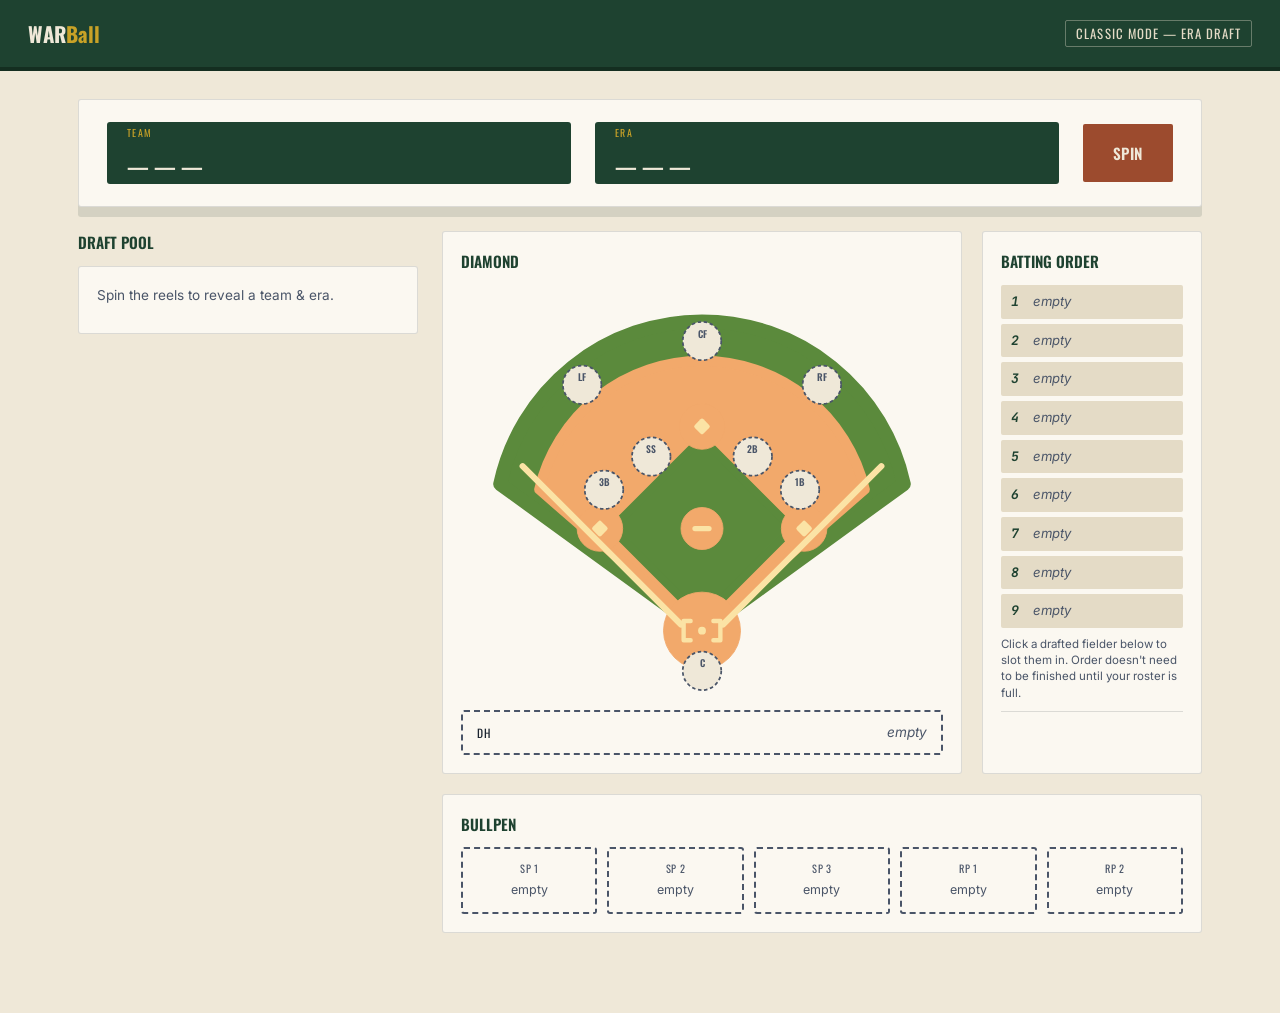
<file: warball-classic-draft-mockup.html>
<!DOCTYPE html>
<html lang="en">
<head>
<meta charset="UTF-8">
<meta name="viewport" content="width=device-width, initial-scale=1.0">
<title>WARBall — Classic Draft</title>
<link rel="preconnect" href="https://fonts.googleapis.com">
<link href="https://fonts.googleapis.com/css2?family=Oswald:wght@500;600;700&family=JetBrains+Mono:wght@400;500;700&family=Inter:wght@400;500;600&display=swap" rel="stylesheet">
<style>
  :root {
    --field-green: #1E4230;
    --field-green-dark: #142E20;
    --dirt: #B08862;
    --dirt-dark: #8F6D4C;
    --parchment: #EFE8D8;
    --parchment-dim: #E4DBC6;
    --ink: #1B2430;
    --ink-soft: #4A5568;
    --clay: #9C4B2E;
    --clay-dark: #7E3B22;
    --gold: #C9A227;
    --line: rgba(27, 36, 48, 0.14);
    --card-bg: #FBF8F1;
    --grass: #5B8A3C;
    --infield: #F2A96B;
    --chalk: #FBE3A5;
  }

  * { box-sizing: border-box; }

  body {
    margin: 0;
    background: var(--parchment);
    color: var(--ink);
    font-family: 'Inter', sans-serif;
    line-height: 1.5;
  }

  .display { font-family: 'Oswald', sans-serif; }
  .mono { font-family: 'JetBrains Mono', monospace; }

  header {
    background: var(--field-green);
    color: var(--parchment);
    padding: 18px 28px;
    display: flex;
    align-items: center;
    justify-content: space-between;
    border-bottom: 4px solid var(--field-green-dark);
  }

  .wordmark {
    font-family: 'Oswald', sans-serif;
    font-weight: 700;
    font-size: 1.3rem;
  }
  .wordmark span { color: var(--gold); }
  .mode-tag {
    font-family: 'Oswald', sans-serif;
    font-size: 0.8rem;
    letter-spacing: 0.08em;
    color: var(--parchment-dim);
    border: 1px solid rgba(239,232,216,0.35);
    padding: 3px 10px;
    border-radius: 2px;
  }

  /* ---------- Randomizer ---------- */
  .randomizer {
    max-width: 1180px;
    margin: 28px auto 0;
    padding: 0 28px;
  }

  .reel-row {
    background: var(--card-bg);
    border: 1px solid var(--line);
    border-radius: 3px;
    padding: 22px 28px;
    display: flex;
    align-items: center;
    gap: 24px;
    box-shadow: 0 10px 0 rgba(20, 46, 32, 0.12);
  }

  .reel {
    flex: 1;
    background: var(--field-green);
    border-radius: 3px;
    padding: 16px 20px;
    overflow: hidden;
    position: relative;
    height: 62px;
  }

  .reel-label {
    position: absolute;
    top: 4px;
    left: 20px;
    font-size: 0.62rem;
    letter-spacing: 0.14em;
    color: var(--gold);
    font-family: 'Oswald', sans-serif;
    z-index: 2;
  }

  .reel-value {
    color: var(--parchment);
    font-family: 'Oswald', sans-serif;
    font-weight: 600;
    font-size: 1.3rem;
    margin-top: 12px;
    transition: transform 0.08s linear;
  }

  .reel.spinning .reel-value {
    animation: reel-blur 0.08s linear infinite;
  }

  @keyframes reel-blur {
    0% { transform: translateY(0px); opacity: 1; }
    50% { transform: translateY(-4px); opacity: 0.5; }
    100% { transform: translateY(0px); opacity: 1; }
  }

  .spin-btn {
    background: var(--clay);
    color: var(--parchment);
    border: none;
    font-family: 'Oswald', sans-serif;
    font-weight: 600;
    letter-spacing: 0.04em;
    font-size: 0.95rem;
    padding: 18px 30px;
    border-radius: 2px;
    cursor: pointer;
    transition: background 0.15s ease;
    flex-shrink: 0;
  }
  .spin-btn:hover { background: var(--clay-dark); }
  .spin-btn:disabled { opacity: 0.5; cursor: not-allowed; }

  /* ---------- Main layout ---------- */
  main {
    max-width: 1180px;
    margin: 0 auto;
    padding: 24px 28px 80px;
    display: grid;
    grid-template-columns: 340px 1fr;
    gap: 24px;
  }

  @media (max-width: 900px) {
    main { grid-template-columns: 1fr; }
  }

  .section-title {
    font-family: 'Oswald', sans-serif;
    font-weight: 600;
    font-size: 0.95rem;
    margin: 0 0 12px;
    color: var(--field-green);
  }

  /* ---------- Pool ---------- */
  .pool-panel {
    background: var(--card-bg);
    border: 1px solid var(--line);
    border-radius: 3px;
    padding: 18px;
    max-height: 720px;
    overflow-y: auto;
  }

  .pool-card {
    border: 1px solid var(--line);
    border-radius: 3px;
    padding: 10px 12px;
    margin-bottom: 8px;
    cursor: pointer;
    display: flex;
    align-items: center;
    justify-content: space-between;
    transition: border-color 0.15s ease;
  }
  .pool-card:hover { border-color: var(--clay); }
  .pool-card.selected { border-color: var(--clay); background: #FDF4EE; }
  .pool-card.locked { opacity: 0.4; pointer-events: none; }

  .pool-hint { color: var(--ink-soft); font-size: 0.85rem; margin: 0 0 10px; }

  .pool-card .pinfo { display: flex; align-items: center; gap: 10px; min-width: 0; }
  .pool-card .pname { font-weight: 600; font-size: 0.92rem; }
  .pos-badge {
    font-family: 'Oswald', sans-serif;
    font-weight: 600;
    font-size: 0.72rem;
    letter-spacing: 0.04em;
    color: var(--field-green);
    background: var(--parchment-dim);
    border: 1px solid var(--line);
    border-radius: 2px;
    padding: 1px 6px;
    min-width: 46px;
    text-align: center;
    flex-shrink: 0;
  }
  .pool-card .pstat {
    display: flex;
    flex-direction: column;
    align-items: flex-end;
    line-height: 1.1;
    flex-shrink: 0;
  }
  .pool-card .pstat-label {
    font-family: 'Oswald', sans-serif;
    font-size: 0.6rem;
    letter-spacing: 0.1em;
    color: var(--ink-soft);
  }
  .pool-card .pwar {
    font-family: 'JetBrains Mono', monospace;
    font-weight: 700;
    color: var(--clay);
    font-size: 0.95rem;
  }

  /* ---------- Right column: diamond + order ---------- */
  .field-order-row {
    display: grid;
    grid-template-columns: 1fr 220px;
    gap: 20px;
    margin-bottom: 20px;
  }

  @media (max-width: 640px) {
    .field-order-row { grid-template-columns: 1fr; }
  }

  .diamond-panel, .order-panel, .bullpen-panel {
    background: var(--card-bg);
    border: 1px solid var(--line);
    border-radius: 3px;
    padding: 18px;
  }

  .diamond-wrap { display: flex; justify-content: center; }

  .field .grass { fill: var(--grass); stroke: var(--grass); stroke-linejoin: round; }
  .field .dirt { fill: var(--infield); stroke: var(--infield); stroke-linejoin: round; }
  .field .chalk-fill { fill: var(--chalk); }
  .field .chalk-line { stroke: var(--chalk); fill: none; stroke-linecap: round; stroke-linejoin: round; }

  .pos-slot {
    cursor: pointer;
  }
  .pos-slot circle {
    fill: var(--parchment);
    stroke: var(--ink-soft);
    stroke-width: 2;
    stroke-dasharray: 4 3;
    transition: fill 0.15s ease, stroke 0.15s ease;
  }
  .pos-slot.filled circle {
    fill: var(--clay);
    stroke: var(--clay-dark);
    stroke-dasharray: none;
  }
  .pos-slot:hover circle { stroke: var(--clay); }
  .pos-slot text.pos-label {
    font-family: 'Oswald', sans-serif;
    font-size: 11px;
    font-weight: 600;
    fill: var(--ink-soft);
    text-anchor: middle;
  }
  .pos-slot.filled text.pos-label { fill: var(--parchment); }
  .pos-slot text.pos-name {
    font-family: 'JetBrains Mono', monospace;
    font-size: 9px;
    fill: var(--parchment);
    text-anchor: middle;
  }

  .dh-slot {
    margin-top: 14px;
    display: flex;
    align-items: center;
    justify-content: space-between;
    border: 2px dashed var(--ink-soft);
    border-radius: 3px;
    padding: 10px 14px;
    cursor: pointer;
    font-size: 0.85rem;
  }
  .dh-slot.filled {
    border-style: solid;
    border-color: var(--clay-dark);
    background: var(--clay);
    color: var(--parchment);
  }
  .dh-slot .dh-label { font-family: 'Oswald', sans-serif; font-size: 0.72rem; letter-spacing: 0.06em; }

  /* ---------- Order panel ---------- */
  .order-slot {
    display: flex;
    align-items: center;
    gap: 8px;
    padding: 7px 10px;
    border-radius: 2px;
    background: var(--parchment-dim);
    font-size: 0.82rem;
    margin-bottom: 5px;
    min-height: 30px;
    cursor: pointer;
  }
  .order-slot.empty { color: var(--ink-soft); font-style: italic; }
  .order-slot .order-num {
    font-family: 'JetBrains Mono', monospace;
    font-weight: 700;
    color: var(--field-green);
    width: 14px;
  }

  .order-hint {
    font-size: 0.72rem;
    color: var(--ink-soft);
    margin-top: 8px;
    line-height: 1.4;
  }

  .order-tray {
    display: flex;
    flex-wrap: wrap;
    gap: 6px;
    margin-top: 10px;
    padding-top: 10px;
    border-top: 1px solid var(--line);
  }
  .order-chip {
    background: var(--parchment-dim);
    border: 1px solid var(--line);
    border-radius: 2px;
    padding: 4px 8px;
    font-size: 0.75rem;
    cursor: pointer;
  }
  .order-chip:hover { border-color: var(--clay); }

  /* ---------- Bullpen ---------- */
  .bullpen-slots {
    display: grid;
    grid-template-columns: repeat(5, 1fr);
    gap: 10px;
  }
  @media (max-width: 640px) {
    .bullpen-slots { grid-template-columns: repeat(2, 1fr); }
  }
  .bp-slot {
    border: 2px dashed var(--ink-soft);
    border-radius: 3px;
    padding: 12px 8px;
    text-align: center;
    cursor: pointer;
    font-size: 0.78rem;
    color: var(--ink-soft);
  }
  .bp-slot .bp-role {
    font-family: 'Oswald', sans-serif;
    font-size: 0.65rem;
    letter-spacing: 0.06em;
    margin-bottom: 4px;
    display: block;
  }
  .bp-slot.filled {
    border-style: solid;
    border-color: var(--clay-dark);
    background: var(--clay);
    color: var(--parchment);
  }
</style>
</head>
<body>

<header>
  <div class="wordmark">WAR<span>Ball</span></div>
  <div class="mode-tag">CLASSIC MODE — ERA DRAFT</div>
</header>

<div class="randomizer">
  <div class="reel-row">
    <div class="reel" id="reel-team">
      <div class="reel-label">TEAM</div>
      <div class="reel-value" id="reel-team-value">— — —</div>
    </div>
    <div class="reel" id="reel-era">
      <div class="reel-label">ERA</div>
      <div class="reel-value" id="reel-era-value">— — —</div>
    </div>
    <button class="spin-btn" id="spin-btn">SPIN</button>
  </div>
</div>

<main>
  <div>
    <h2 class="section-title">DRAFT POOL</h2>
    <div class="pool-panel" id="pool-panel">
      <p style="color: var(--ink-soft); font-size: 0.85rem;">Spin the reels to reveal a team &amp; era.</p>
    </div>
  </div>

  <div>
    <div class="field-order-row">
      <div class="diamond-panel">
        <h2 class="section-title">DIAMOND</h2>
        <div class="diamond-wrap">
          <svg viewBox="0 0 480 470" width="100%" style="max-width: 420px;" aria-label="Baseball diamond">
            <g class="field">
              <!-- Outfield fan and infield dirt arc share a center, so the grass band is even all the way around -->
              <path class="grass" stroke-width="16" d="M 240 395 L 9.4 227.4 A 236 236 0 0 1 470.6 227.4 Z"/>
              <path class="dirt" stroke-width="12" d="M 240 395 L 54.2 233.6 A 191 191 0 0 1 425.8 233.6 Z"/>

              <polygon class="grass" stroke-width="10" points="240,175.6 342.7,278.3 240,381 137.3,278.3"/>
              <circle class="dirt" cx="356.7" cy="278.3" r="26"/>
              <circle class="dirt" cx="240" cy="161.7" r="26"/>
              <circle class="dirt" cx="123.3" cy="278.3" r="26"/>
              <circle class="dirt" cx="240" cy="395" r="44"/>

              <circle class="dirt" cx="240" cy="278.3" r="24" stroke="none"/>
              <rect class="chalk-fill" x="229" y="275.3" width="22" height="6" rx="3"/>

              <line class="chalk-line" stroke-width="7" x1="216" y1="388" x2="35" y2="207"/>
              <line class="chalk-line" stroke-width="7" x1="264" y1="388" x2="445" y2="207"/>

              <rect class="chalk-fill" x="-7" y="-7" width="14" height="14" rx="2.5" transform="translate(356.7 278.3) rotate(45)"/>
              <rect class="chalk-fill" x="-7" y="-7" width="14" height="14" rx="2.5" transform="translate(240 161.7) rotate(45)"/>
              <rect class="chalk-fill" x="-7" y="-7" width="14" height="14" rx="2.5" transform="translate(123.3 278.3) rotate(45)"/>

              <path class="chalk-line" stroke-width="5" d="M 227 384 H 219 V 406 H 227"/>
              <path class="chalk-line" stroke-width="5" d="M 253 384 H 261 V 406 H 253"/>
              <circle class="chalk-fill" cx="240" cy="395" r="4.5"/>
            </g>

            <g class="pos-slot" data-pos="C">
              <circle cx="240" cy="441" r="22"/>
              <text class="pos-label" x="240" y="437">C</text>
              <text class="pos-name" x="240" y="449"></text>
            </g>
            <g class="pos-slot" data-pos="1B">
              <circle cx="352" cy="234" r="22"/>
              <text class="pos-label" x="352" y="230">1B</text>
              <text class="pos-name" x="352" y="242"></text>
            </g>
            <g class="pos-slot" data-pos="2B">
              <circle cx="298" cy="196" r="22"/>
              <text class="pos-label" x="298" y="192">2B</text>
              <text class="pos-name" x="298" y="204"></text>
            </g>
            <g class="pos-slot" data-pos="SS">
              <circle cx="182" cy="196" r="22"/>
              <text class="pos-label" x="182" y="192">SS</text>
              <text class="pos-name" x="182" y="204"></text>
            </g>
            <g class="pos-slot" data-pos="3B">
              <circle cx="128" cy="234" r="22"/>
              <text class="pos-label" x="128" y="230">3B</text>
              <text class="pos-name" x="128" y="242"></text>
            </g>
            <g class="pos-slot" data-pos="LF">
              <circle cx="103" cy="114" r="22"/>
              <text class="pos-label" x="103" y="110">LF</text>
              <text class="pos-name" x="103" y="122"></text>
            </g>
            <g class="pos-slot" data-pos="CF">
              <circle cx="240" cy="64" r="22"/>
              <text class="pos-label" x="240" y="60">CF</text>
              <text class="pos-name" x="240" y="72"></text>
            </g>
            <g class="pos-slot" data-pos="RF">
              <circle cx="377" cy="114" r="22"/>
              <text class="pos-label" x="377" y="110">RF</text>
              <text class="pos-name" x="377" y="122"></text>
            </g>
          </svg>
        </div>
        <div class="dh-slot" id="dh-slot" data-pos="DH">
          <span class="dh-label">DH</span>
          <span id="dh-name" style="color: var(--ink-soft); font-style: italic;">empty</span>
        </div>
      </div>

      <div class="order-panel">
        <h2 class="section-title">BATTING ORDER</h2>
        <div id="order-slots"></div>
        <div class="order-hint">Click a drafted fielder below to slot them in. Order doesn't need to be finished until your roster is full.</div>
        <div class="order-tray" id="order-tray"></div>
      </div>
    </div>

    <div class="bullpen-panel">
      <h2 class="section-title">BULLPEN</h2>
      <div class="bullpen-slots" id="bullpen-slots"></div>
    </div>
  </div>
</main>

<script>
  const teams = [
    {
      team: "Yankees", era: "1990s",
      players: [
        { name: "Derek Jeter", pos: "SS", war: 6.6 },
        { name: "Bernie Williams", pos: "OF/CF", war: 5.9 },
        { name: "Paul O'Neill", pos: "OF", war: 4.2 },
        { name: "Tino Martinez", pos: "1B", war: 3.8 },
        { name: "Chuck Knoblauch", pos: "2B", war: 3.1 },
        { name: "Scott Brosius", pos: "3B", war: 4.7 },
        { name: "Jorge Posada", pos: "C", war: 3.9 },
        { name: "Chad Curtis", pos: "OF", war: 2.0 },
        { name: "Darryl Strawberry", pos: "DH", war: 1.4 },
        { name: "David Cone", pos: "SP", war: 5.5 },
        { name: "Andy Pettitte", pos: "SP", war: 3.6 },
        { name: "David Wells", pos: "SP", war: 5.1 },
        { name: "Mariano Rivera", pos: "RP", war: 4.6 },
        { name: "Jeff Nelson", pos: "RP", war: 1.9 },
      ]
    },
    {
      team: "Reds", era: "1970s",
      players: [
        { name: "Johnny Bench", pos: "C", war: 5.3 },
        { name: "Tony Perez", pos: "1B", war: 2.6 },
        { name: "Joe Morgan", pos: "2B", war: 9.6 },
        { name: "Dave Concepcion", pos: "SS", war: 5.2 },
        { name: "Pete Rose", pos: "3B", war: 5.4 },
        { name: "George Foster", pos: "OF", war: 6.7 },
        { name: "Cesar Geronimo", pos: "OF/CF", war: 2.8 },
        { name: "Ken Griffey Sr.", pos: "OF", war: 4.7 },
        { name: "Dan Driessen", pos: "DH", war: 2.1 },
        { name: "Don Gullett", pos: "SP", war: 3.9 },
        { name: "Gary Nolan", pos: "SP", war: 3.2 },
        { name: "Fred Norman", pos: "SP", war: 2.4 },
        { name: "Rawly Eastwick", pos: "RP", war: 2.7 },
        { name: "Will McEnaney", pos: "RP", war: 1.1 },
      ]
    },
    {
      team: "Cubs", era: "2010s",
      players: [
        { name: "Willson Contreras", pos: "C", war: 3.4 },
        { name: "Anthony Rizzo", pos: "1B", war: 5.5 },
        { name: "Ben Zobrist", pos: "2B", war: 3.9 },
        { name: "Addison Russell", pos: "SS", war: 3.9 },
        { name: "Kris Bryant", pos: "3B", war: 7.7 },
        { name: "Kyle Schwarber", pos: "OF", war: 0.9 },
        { name: "Dexter Fowler", pos: "OF/CF", war: 4.0 },
        { name: "Jason Heyward", pos: "OF", war: 1.5 },
        { name: "Miguel Montero", pos: "DH", war: 0.6 },
        { name: "Jon Lester", pos: "SP", war: 4.0 },
        { name: "Kyle Hendricks", pos: "SP", war: 5.1 },
        { name: "Jake Arrieta", pos: "SP", war: 3.6 },
        { name: "Aroldis Chapman", pos: "RP", war: 1.9 },
        { name: "Hector Rondon", pos: "RP", war: 1.1 },
      ]
    },
  ];

  const spinBtn = document.getElementById("spin-btn");
  const teamReel = document.getElementById("reel-team");
  const eraReel = document.getElementById("reel-era");
  const teamValue = document.getElementById("reel-team-value");
  const eraValue = document.getElementById("reel-era-value");
  const poolPanel = document.getElementById("pool-panel");
  const orderSlotsEl = document.getElementById("order-slots");
  const orderTrayEl = document.getElementById("order-tray");
  const bullpenSlotsEl = document.getElementById("bullpen-slots");
  const dhSlot = document.getElementById("dh-slot");
  const dhName = document.getElementById("dh-name");

  // Measured in the browser: at 9px mono each character is 5.4 units, and the ring's
  // inner chord at the name line is ~35.7, so 6 fit and a 7th spills over.
  const TOKEN_NAME_MAX_CHARS = 6;
  const NAME_SUFFIXES = /^(jr|sr|ii|iii|iv)\.?$/i;
  const DIAMOND_POSITIONS = ["C", "1B", "2B", "3B", "SS", "LF", "CF", "RF"];

  let currentPool = [];
  let selectedIdx = null;
  let hasSpun = false;
  let spinning = false;
  // One pick per spin. Only this spin's pick can be undone; earlier picks are locked in.
  let pickThisSpin = null;
  const diamondAssign = {}; // pos -> player object
  let dhAssign = null;
  const bullpenRoles = ["SP", "SP", "SP", "RP", "RP"];
  const bullpenAssign = new Array(5).fill(null);
  const orderList = new Array(9).fill(null); // player objects, in batting order
  const TOTAL_SLOTS = DIAMOND_POSITIONS.length + 1 + bullpenRoles.length;

  const isPitcher = p => p.pos === "SP" || p.pos === "RP";

  function draftedPlayers() {
    return [...Object.values(diamondAssign), ...(dhAssign ? [dhAssign] : []), ...bullpenAssign.filter(Boolean)];
  }

  function rosterFull() {
    return draftedPlayers().length === TOTAL_SLOTS;
  }

  function canFillOpenSlot(p) {
    const openField = DIAMOND_POSITIONS.some(pos => !diamondAssign[pos]) || !dhAssign;
    const openBullpen = bullpenAssign.some(slot => !slot);
    return openField || (isPitcher(p) && openBullpen);
  }

  function canPick() {
    return selectedIdx !== null && pickThisSpin === null;
  }

  function takeSelected() {
    const p = currentPool[selectedIdx];
    currentPool.splice(selectedIdx, 1);
    selectedIdx = null;
    pickThisSpin = p;
    return p;
  }

  function undoPick(p) {
    if (p !== pickThisSpin) return false;
    currentPool.push(p);
    removeFromOrder(p);
    pickThisSpin = null;
    return true;
  }

  function canSpin() {
    if (spinning || rosterFull()) return false;
    return !hasSpun || pickThisSpin !== null || !currentPool.some(canFillOpenSlot);
  }

  function buildBullpenSlots() {
    bullpenSlotsEl.innerHTML = "";
    bullpenRoles.forEach((role, i) => {
      const slot = document.createElement("div");
      slot.className = "bp-slot" + (bullpenAssign[i] ? " filled" : "");
      slot.innerHTML = `<span class="bp-role">${role} ${i < 3 ? (i+1) : (i-2)}</span>${bullpenAssign[i] ? bullpenAssign[i].name : "empty"}`;
      slot.addEventListener("click", () => assignToBullpen(i));
      bullpenSlotsEl.appendChild(slot);
    });
  }

  function assignToBullpen(i) {
    if (bullpenAssign[i]) {
      if (undoPick(bullpenAssign[i])) bullpenAssign[i] = null;
    } else if (canPick() && isPitcher(currentPool[selectedIdx])) {
      bullpenAssign[i] = takeSelected();
    }
    renderAll();
  }

  document.querySelectorAll(".pos-slot").forEach(slot => {
    slot.addEventListener("click", () => {
      const pos = slot.getAttribute("data-pos");
      if (diamondAssign[pos]) {
        if (undoPick(diamondAssign[pos])) delete diamondAssign[pos];
      } else if (canPick()) {
        diamondAssign[pos] = takeSelected();
      }
      renderAll();
    });
  });

  dhSlot.addEventListener("click", () => {
    if (dhAssign) {
      if (undoPick(dhAssign)) dhAssign = null;
    } else if (canPick()) {
      dhAssign = takeSelected();
    }
    renderAll();
  });

  function removeFromOrder(player) {
    const i = orderList.indexOf(player);
    if (i > -1) orderList[i] = null;
  }

  function assignedFielders() {
    return [...Object.values(diamondAssign), ...(dhAssign ? [dhAssign] : [])];
  }

  function addToOrder(player) {
    const emptyIdx = orderList.indexOf(null);
    if (emptyIdx > -1) orderList[emptyIdx] = player;
  }

  function toggleOrderSlot(i) {
    if (orderList[i]) orderList[i] = null;
  }

  function poolHint() {
    if (rosterFull()) return "Roster complete.";
    if (!hasSpun) return "Spin the reels to reveal a team & era.";
    if (pickThisSpin) return `Drafted ${pickThisSpin.name}. Spin for your next team.`;
    if (!currentPool.some(canFillOpenSlot)) return "Nobody here fits your open slots. Spin again.";
    return "Pick one player, then click an open slot.";
  }

  function renderPool() {
    poolPanel.innerHTML = "";
    const hint = document.createElement("p");
    hint.className = "pool-hint";
    hint.textContent = poolHint();
    poolPanel.appendChild(hint);

    const locked = pickThisSpin !== null || rosterFull();
    currentPool.forEach((p, i) => {
      const card = document.createElement("div");
      card.className = "pool-card" + (i === selectedIdx ? " selected" : "") + (locked ? " locked" : "");
      card.innerHTML = `
        <div class="pinfo">
          <span class="pos-badge">${p.pos}</span>
          <span class="pname">${p.name}</span>
        </div>
        <div class="pstat">
          <span class="pstat-label">WAR</span>
          <span class="pwar">${p.war.toFixed(1)}</span>
        </div>
      `;
      card.addEventListener("click", () => { selectedIdx = i; renderAll(); });
      poolPanel.appendChild(card);
    });
  }

  function tokenName(fullName) {
    const parts = fullName.split(" ").filter(part => !NAME_SUFFIXES.test(part));
    const last = parts[parts.length - 1];
    return last.length > TOKEN_NAME_MAX_CHARS ? last.slice(0, TOKEN_NAME_MAX_CHARS - 1) + "." : last;
  }

  function renderDiamond() {
    document.querySelectorAll(".pos-slot").forEach(slot => {
      const pos = slot.getAttribute("data-pos");
      const nameEl = slot.querySelector(".pos-name");
      if (diamondAssign[pos]) {
        slot.classList.add("filled");
        nameEl.textContent = tokenName(diamondAssign[pos].name);
      } else {
        slot.classList.remove("filled");
        nameEl.textContent = "";
      }
    });
    if (dhAssign) {
      dhSlot.classList.add("filled");
      dhName.textContent = dhAssign.name;
      dhName.style.color = "";
      dhName.style.fontStyle = "normal";
    } else {
      dhSlot.classList.remove("filled");
      dhName.textContent = "empty";
      dhName.style.color = "var(--ink-soft)";
      dhName.style.fontStyle = "italic";
    }
  }

  function renderOrder() {
    orderSlotsEl.innerHTML = "";
    orderList.forEach((p, i) => {
      const slot = document.createElement("div");
      slot.className = "order-slot" + (p ? "" : " empty");
      slot.innerHTML = `<span class="order-num">${i + 1}</span>${p ? p.name : "empty"}`;
      slot.addEventListener("click", () => { toggleOrderSlot(i); renderAll(); });
      orderSlotsEl.appendChild(slot);
    });

    orderTrayEl.innerHTML = "";
    assignedFielders().forEach(p => {
      if (!orderList.includes(p)) {
        const chip = document.createElement("div");
        chip.className = "order-chip";
        chip.textContent = p.name;
        chip.addEventListener("click", () => { addToOrder(p); renderAll(); });
        orderTrayEl.appendChild(chip);
      }
    });
  }

  function renderAll() {
    renderPool();
    renderDiamond();
    renderOrder();
    buildBullpenSlots();
    spinBtn.disabled = !canSpin();
  }

  const REEL_TEAMS = ["Yankees", "Reds", "Cubs", "Dodgers", "Red Sox", "Cardinals", "Giants", "Braves", "Tigers", "Athletics", "Crawfords", "Mariners"];
  const REEL_ERAS = ["1880s", "1900s", "1920s", "1930s", "1950s", "1960s", "1970s", "1980s", "1990s", "2000s", "2010s", "2020s"];
  const TEAM_STOP_TICK = 14;
  const ERA_STOP_TICK = 20;
  const pickFrom = list => list[Math.floor(Math.random() * list.length)];

  spinBtn.addEventListener("click", () => {
    spinning = true;
    spinBtn.disabled = true;
    teamReel.classList.add("spinning");
    eraReel.classList.add("spinning");
    const chosen = pickFrom(teams);

    let ticks = 0;
    const interval = setInterval(() => {
      ticks++;
      if (ticks < TEAM_STOP_TICK) {
        teamValue.textContent = pickFrom(REEL_TEAMS);
      } else if (ticks === TEAM_STOP_TICK) {
        teamValue.textContent = chosen.team;
        teamReel.classList.remove("spinning");
      }
      eraValue.textContent = ticks < ERA_STOP_TICK ? pickFrom(REEL_ERAS) : chosen.era;
      if (ticks >= ERA_STOP_TICK) {
        clearInterval(interval);
        eraReel.classList.remove("spinning");
        spinning = false;
        hasSpun = true;

        // New spin replaces the pool; the roster built so far stays.
        const drafted = draftedPlayers();
        currentPool = chosen.players.filter(p => !drafted.some(d => d.name === p.name));
        selectedIdx = null;
        pickThisSpin = null;
        renderAll();
      }
    }, 70);
  });

  renderAll();
</script>

</body>
</html>
</file>
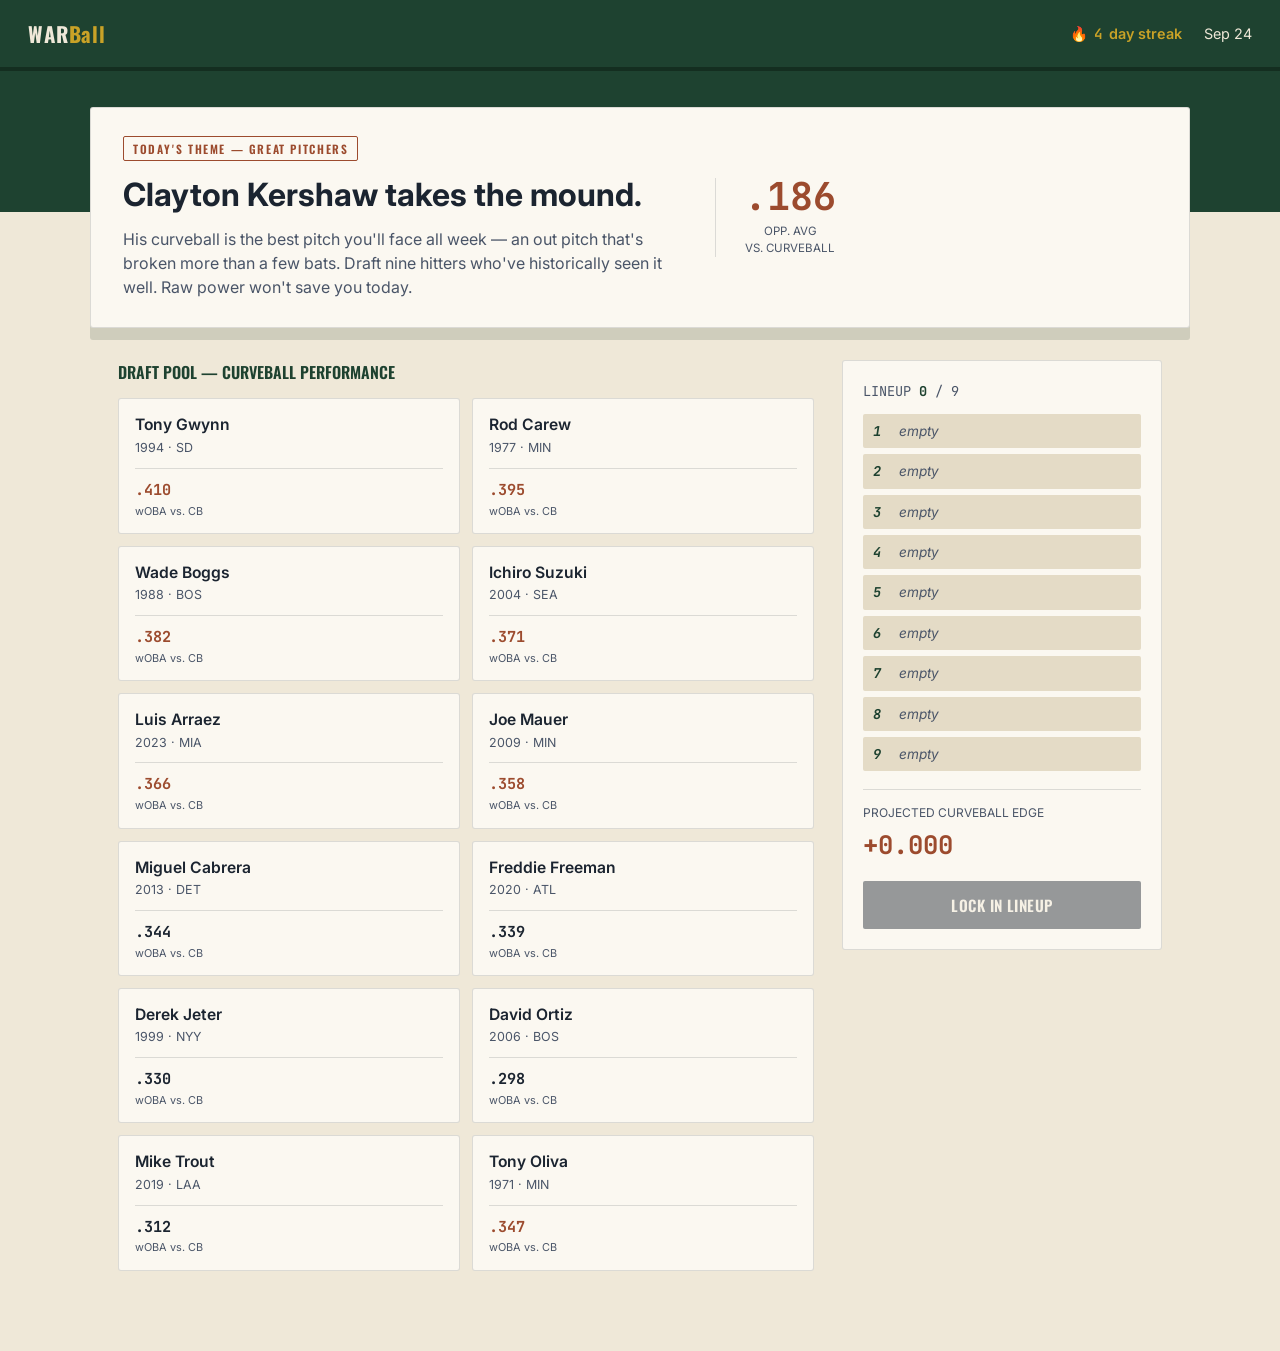
<file: warball-daily-mockup.html>
<!DOCTYPE html>
<html lang="en">
<head>
<meta charset="UTF-8">
<meta name="viewport" content="width=device-width, initial-scale=1.0">
<title>WARBall — Beat the Legends</title>
<link rel="preconnect" href="https://fonts.googleapis.com">
<link href="https://fonts.googleapis.com/css2?family=Oswald:wght@500;600;700&family=JetBrains+Mono:wght@400;500;700&family=Inter:wght@400;500;600&display=swap" rel="stylesheet">
<style>
  :root {
    --field-green: #1E4230;
    --field-green-dark: #142E20;
    --parchment: #EFE8D8;
    --parchment-dim: #E4DBC6;
    --ink: #1B2430;
    --ink-soft: #4A5568;
    --clay: #9C4B2E;
    --clay-dark: #7E3B22;
    --gold: #C9A227;
    --line: rgba(27, 36, 48, 0.14);
    --card-bg: #FBF8F1;
  }

  * { box-sizing: border-box; }

  body {
    margin: 0;
    background: var(--parchment);
    color: var(--ink);
    font-family: 'Inter', sans-serif;
    line-height: 1.5;
  }

  .display {
    font-family: 'Oswald', sans-serif;
    letter-spacing: 0.01em;
  }

  .mono {
    font-family: 'JetBrains Mono', monospace;
  }

  /* ---------- Header ---------- */
  header {
    background: var(--field-green);
    color: var(--parchment);
    padding: 18px 28px;
    display: flex;
    align-items: center;
    justify-content: space-between;
    border-bottom: 4px solid var(--field-green-dark);
  }

  .wordmark {
    font-family: 'Oswald', sans-serif;
    font-weight: 700;
    font-size: 1.3rem;
    letter-spacing: 0.04em;
  }

  .wordmark span { color: var(--gold); }

  .header-right {
    display: flex;
    align-items: center;
    gap: 22px;
    font-size: 0.9rem;
  }

  .streak {
    display: flex;
    align-items: center;
    gap: 6px;
    color: var(--gold);
    font-weight: 600;
  }

  .streak .count { font-family: 'JetBrains Mono', monospace; }

  /* ---------- Hero / theme banner ---------- */
  .hero {
    background: linear-gradient(180deg, var(--field-green) 0%, var(--field-green) 55%, var(--parchment) 55%);
    padding: 36px 28px 0;
  }

  .hero-card {
    max-width: 1100px;
    margin: 0 auto;
    background: var(--card-bg);
    border: 1px solid var(--line);
    border-radius: 3px;
    padding: 28px 32px;
    display: flex;
    gap: 32px;
    align-items: center;
    box-shadow: 0 12px 0 rgba(20, 46, 32, 0.15);
  }

  .theme-tag {
    display: inline-block;
    font-family: 'Oswald', sans-serif;
    font-size: 0.72rem;
    font-weight: 600;
    letter-spacing: 0.14em;
    color: var(--clay);
    border: 1px solid var(--clay);
    padding: 3px 9px;
    border-radius: 2px;
    margin-bottom: 10px;
  }

  .hero-headline {
    font-size: 2rem;
    font-weight: 700;
    margin: 0 0 8px;
  }

  .hero-sub {
    color: var(--ink-soft);
    font-size: 1rem;
    max-width: 56ch;
    margin: 0;
  }

  .kershaw-stat {
    flex-shrink: 0;
    text-align: center;
    padding-left: 28px;
    border-left: 1px solid var(--line);
  }

  .kershaw-stat .big {
    font-family: 'JetBrains Mono', monospace;
    font-size: 2.4rem;
    font-weight: 700;
    color: var(--clay);
    line-height: 1;
  }

  .kershaw-stat .label {
    font-size: 0.72rem;
    color: var(--ink-soft);
    margin-top: 6px;
  }

  /* ---------- Main layout ---------- */
  main {
    max-width: 1100px;
    margin: 0 auto;
    padding: 32px 28px 80px;
    display: grid;
    grid-template-columns: 1fr 320px;
    gap: 28px;
  }

  @media (max-width: 800px) {
    main { grid-template-columns: 1fr; }
  }

  .section-title {
    font-family: 'Oswald', sans-serif;
    font-weight: 600;
    font-size: 1rem;
    margin: 0 0 14px;
    color: var(--field-green);
  }

  /* ---------- Draft pool ---------- */
  .pool-grid {
    display: grid;
    grid-template-columns: repeat(2, 1fr);
    gap: 12px;
  }

  @media (max-width: 560px) {
    .pool-grid { grid-template-columns: 1fr; }
  }

  .player-card {
    background: var(--card-bg);
    border: 1px solid var(--line);
    border-radius: 3px;
    padding: 14px 16px;
    cursor: pointer;
    transition: border-color 0.15s ease, transform 0.1s ease;
    position: relative;
  }

  .player-card:hover {
    border-color: var(--clay);
  }

  .player-card.selected {
    border-color: var(--clay);
    background: #FDF4EE;
  }

  .player-card.selected::after {
    content: "✓";
    position: absolute;
    top: 12px;
    right: 12px;
    color: var(--clay);
    font-weight: 700;
  }

  .player-name {
    font-weight: 600;
    font-size: 0.98rem;
  }

  .player-era {
    color: var(--ink-soft);
    font-size: 0.78rem;
    margin-top: 2px;
  }

  .player-stats {
    display: flex;
    gap: 16px;
    margin-top: 10px;
    padding-top: 10px;
    border-top: 1px solid var(--line);
  }

  .stat-block .stat-value {
    font-family: 'JetBrains Mono', monospace;
    font-size: 0.95rem;
    font-weight: 700;
  }

  .stat-block .stat-value.edge { color: var(--clay); }

  .stat-block .stat-label {
    font-size: 0.68rem;
    color: var(--ink-soft);
    margin-top: 1px;
  }

  /* ---------- Lineup sidebar ---------- */
  .sidebar {
    position: sticky;
    top: 20px;
    align-self: start;
  }

  .lineup-card {
    background: var(--card-bg);
    border: 1px solid var(--line);
    border-radius: 3px;
    padding: 20px;
  }

  .lineup-progress {
    font-family: 'JetBrains Mono', monospace;
    font-size: 0.85rem;
    color: var(--ink-soft);
    margin-bottom: 12px;
  }

  .lineup-progress .filled { color: var(--field-green); font-weight: 700; }

  .lineup-slots {
    display: flex;
    flex-direction: column;
    gap: 6px;
    margin-bottom: 18px;
  }

  .slot {
    display: flex;
    align-items: center;
    gap: 10px;
    padding: 7px 10px;
    border-radius: 2px;
    background: var(--parchment-dim);
    font-size: 0.85rem;
    min-height: 34px;
  }

  .slot.empty { color: var(--ink-soft); font-style: italic; }

  .slot .order {
    font-family: 'JetBrains Mono', monospace;
    font-weight: 700;
    color: var(--field-green);
    width: 16px;
  }

  .edge-total {
    border-top: 1px solid var(--line);
    padding-top: 14px;
    margin-bottom: 16px;
  }

  .edge-total .label {
    font-size: 0.75rem;
    color: var(--ink-soft);
    margin-bottom: 4px;
  }

  .edge-total .value {
    font-family: 'JetBrains Mono', monospace;
    font-size: 1.6rem;
    font-weight: 700;
    color: var(--clay);
  }

  .lock-btn {
    width: 100%;
    padding: 13px;
    background: var(--ink);
    color: var(--parchment);
    border: none;
    border-radius: 2px;
    font-family: 'Oswald', sans-serif;
    font-weight: 600;
    font-size: 0.95rem;
    letter-spacing: 0.03em;
    cursor: not-allowed;
    opacity: 0.45;
    transition: opacity 0.15s ease, background 0.15s ease;
  }

  .lock-btn.ready {
    cursor: pointer;
    opacity: 1;
    background: var(--clay);
  }

  .lock-btn.ready:hover { background: var(--clay-dark); }
</style>
</head>
<body>

<header>
  <div class="wordmark">WAR<span>Ball</span></div>
  <div class="header-right">
    <div class="streak">🔥 <span class="count">4</span> day streak</div>
    <div>Sep 24</div>
  </div>
</header>

<div class="hero">
  <div class="hero-card">
    <div>
      <div class="theme-tag">TODAY'S THEME — GREAT PITCHERS</div>
      <h1 class="hero-headline">Clayton Kershaw takes the mound.</h1>
      <p class="hero-sub">His curveball is the best pitch you'll face all week — an out pitch that's broken more than a few bats. Draft nine hitters who've historically seen it well. Raw power won't save you today.</p>
    </div>
    <div class="kershaw-stat">
      <div class="big">.186</div>
      <div class="label">OPP. AVG<br>VS. CURVEBALL</div>
    </div>
  </div>
</div>

<main>
  <div>
    <h2 class="section-title">DRAFT POOL — CURVEBALL PERFORMANCE</h2>
    <div class="pool-grid" id="pool"></div>
  </div>

  <div class="sidebar">
    <div class="lineup-card">
      <div class="lineup-progress">LINEUP <span class="filled" id="progress-count">0</span> / 9</div>
      <div class="lineup-slots" id="slots"></div>
      <div class="edge-total">
        <div class="label">PROJECTED CURVEBALL EDGE</div>
        <div class="value" id="edge-value">+.000</div>
      </div>
      <button class="lock-btn" id="lock-btn">LOCK IN LINEUP</button>
    </div>
  </div>
</main>

<script>
  const players = [
    { name: "Tony Gwynn", era: "1994 · SD", stat: ".410", label: "wOBA vs. CB", edge: true },
    { name: "Rod Carew", era: "1977 · MIN", stat: ".395", label: "wOBA vs. CB", edge: true },
    { name: "Wade Boggs", era: "1988 · BOS", stat: ".382", label: "wOBA vs. CB", edge: true },
    { name: "Ichiro Suzuki", era: "2004 · SEA", stat: ".371", label: "wOBA vs. CB", edge: true },
    { name: "Luis Arraez", era: "2023 · MIA", stat: ".366", label: "wOBA vs. CB", edge: true },
    { name: "Joe Mauer", era: "2009 · MIN", stat: ".358", label: "wOBA vs. CB", edge: true },
    { name: "Miguel Cabrera", era: "2013 · DET", stat: ".344", label: "wOBA vs. CB", edge: false },
    { name: "Freddie Freeman", era: "2020 · ATL", stat: ".339", label: "wOBA vs. CB", edge: false },
    { name: "Derek Jeter", era: "1999 · NYY", stat: ".330", label: "wOBA vs. CB", edge: false },
    { name: "David Ortiz", era: "2006 · BOS", stat: ".298", label: "wOBA vs. CB", edge: false },
    { name: "Mike Trout", era: "2019 · LAA", stat: ".312", label: "wOBA vs. CB", edge: false },
    { name: "Tony Oliva", era: "1971 · MIN", stat: ".347", label: "wOBA vs. CB", edge: true },
  ];

  const pool = document.getElementById("pool");
  const slotsEl = document.getElementById("slots");
  const progressEl = document.getElementById("progress-count");
  const edgeEl = document.getElementById("edge-value");
  const lockBtn = document.getElementById("lock-btn");
  const selected = [];

  function render() {
    pool.innerHTML = "";
    players.forEach((p, i) => {
      const isSelected = selected.includes(i);
      const card = document.createElement("div");
      card.className = "player-card" + (isSelected ? " selected" : "");
      card.innerHTML = `
        <div class="player-name">${p.name}</div>
        <div class="player-era">${p.era}</div>
        <div class="player-stats">
          <div class="stat-block">
            <div class="stat-value${p.edge ? " edge" : ""}">${p.stat}</div>
            <div class="stat-label">${p.label}</div>
          </div>
        </div>
      `;
      card.addEventListener("click", () => toggle(i));
      pool.appendChild(card);
    });

    slotsEl.innerHTML = "";
    for (let i = 0; i < 9; i++) {
      const idx = selected[i];
      const slot = document.createElement("div");
      slot.className = "slot" + (idx === undefined ? " empty" : "");
      slot.innerHTML = `<span class="order">${i + 1}</span>${idx === undefined ? "empty" : players[idx].name}`;
      slotsEl.appendChild(slot);
    }

    progressEl.textContent = selected.length;
    const avgEdge = selected.length
      ? (selected.reduce((sum, i) => sum + parseFloat(players[i].stat), 0) / selected.length - 0.320)
      : 0;
    edgeEl.textContent = (avgEdge >= 0 ? "+" : "") + avgEdge.toFixed(3);

    if (selected.length === 9) {
      lockBtn.classList.add("ready");
    } else {
      lockBtn.classList.remove("ready");
    }
  }

  function toggle(i) {
    const pos = selected.indexOf(i);
    if (pos > -1) {
      selected.splice(pos, 1);
    } else if (selected.length < 9) {
      selected.push(i);
    }
    render();
  }

  lockBtn.addEventListener("click", () => {
    if (selected.length === 9) {
      alert("Lineup locked in! (this is a mockup — wire this up to the real matchup simulation)");
    }
  });

  render();
</script>

</body>
</html>
</file>
